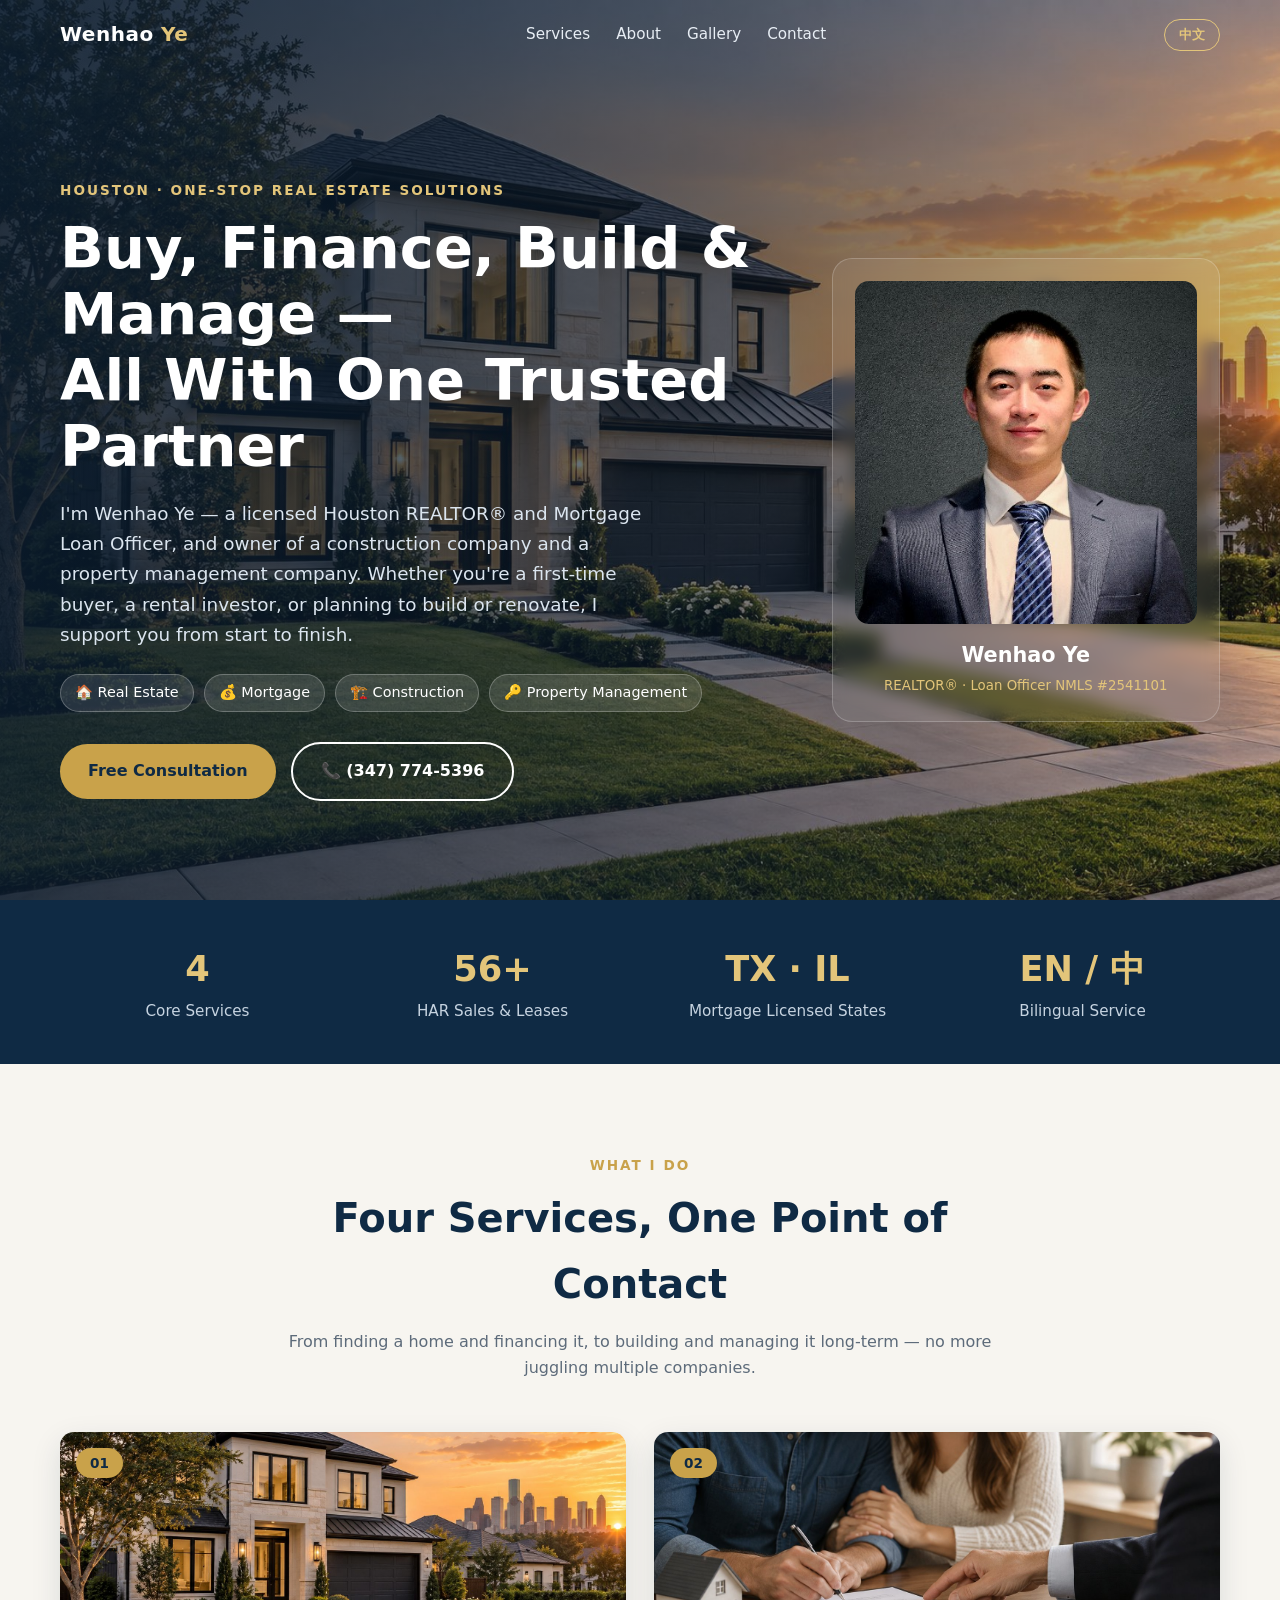
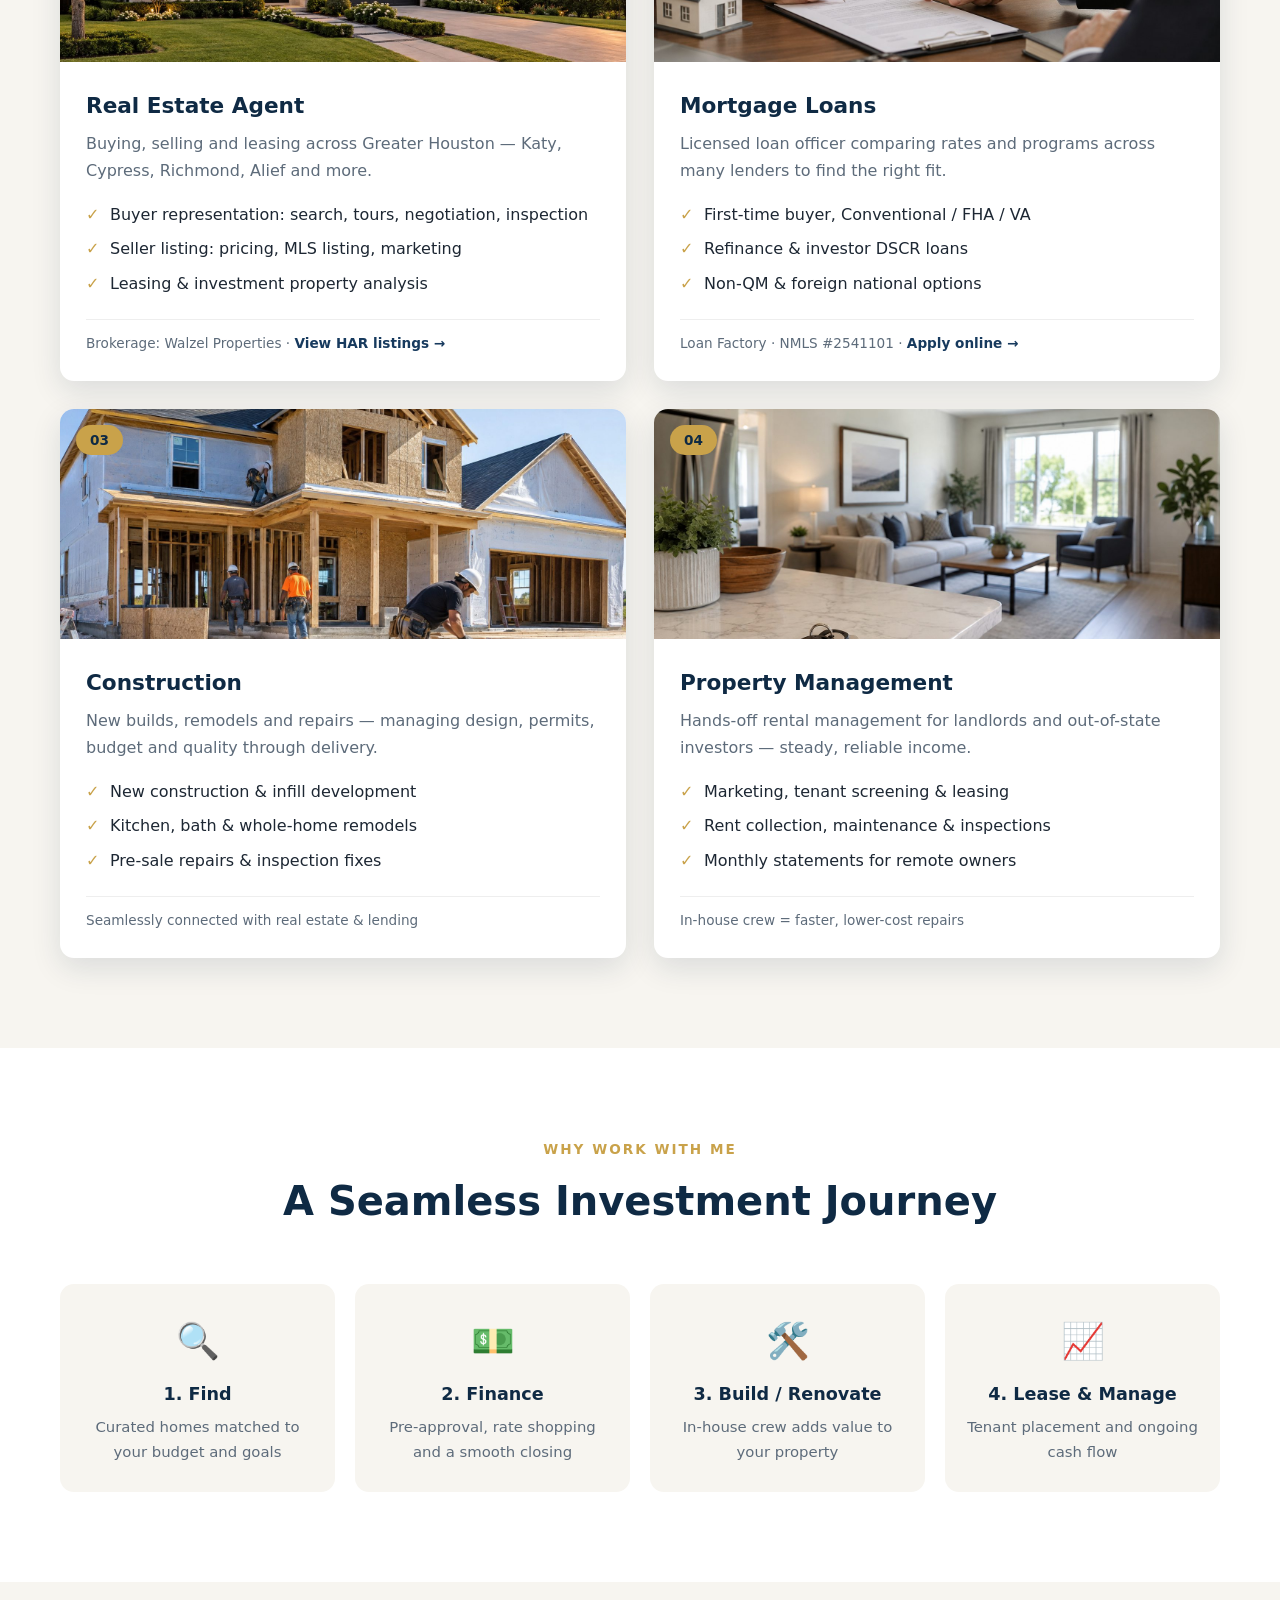
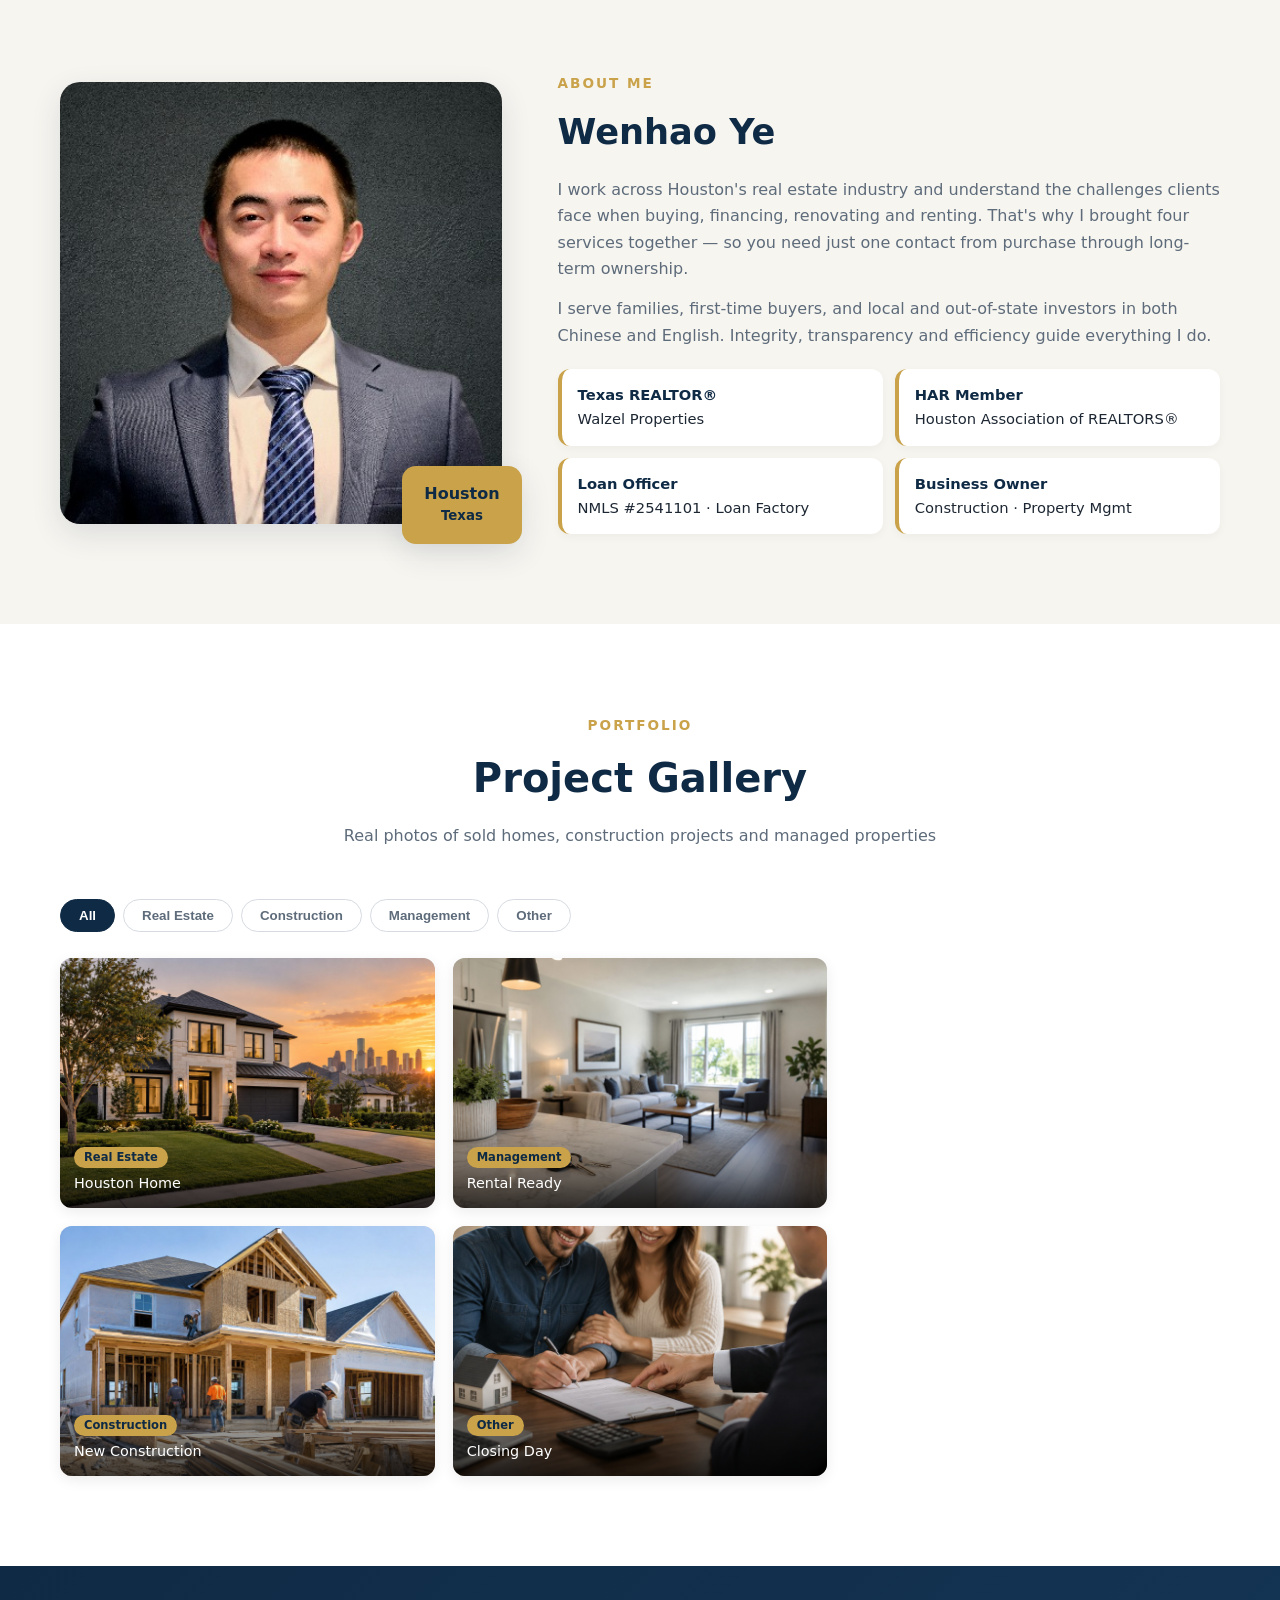
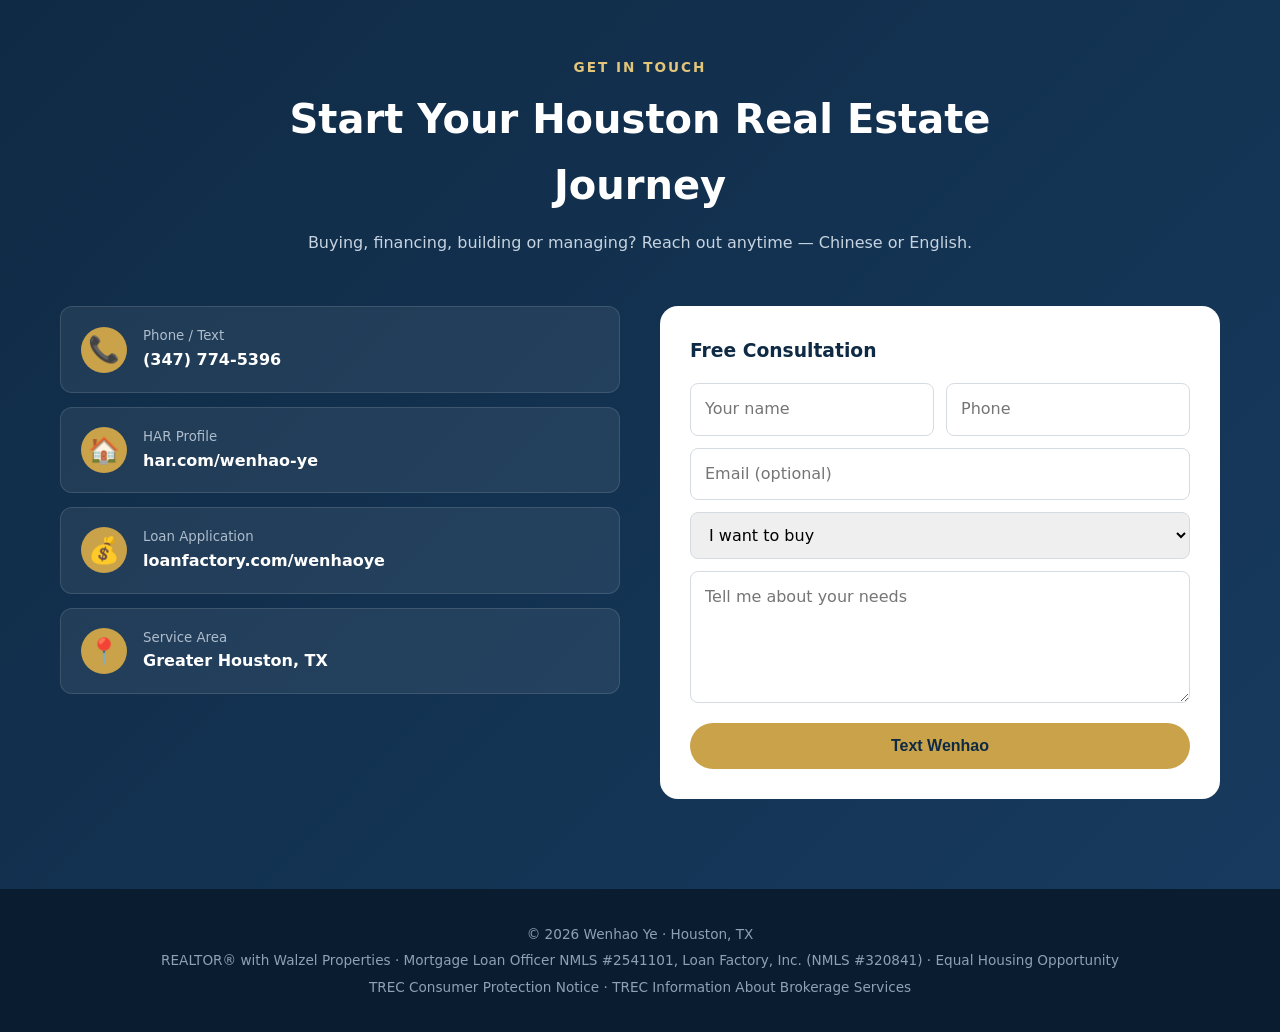
<file: wenhaoye-website/site/index.html>
<!DOCTYPE html>
<html lang="zh-CN">
<head>
<meta charset="UTF-8">
<meta name="viewport" content="width=device-width, initial-scale=1.0">
<title>Wenhao Ye | Houston Real Estate · Mortgage · Construction · Property Management</title>
<meta name="description" content="Wenhao Ye — Houston REALTOR®, Mortgage Loan Officer (NMLS #2541101), construction and property management. 休斯敦地产经纪 · 贷款 · 建筑 · 房屋管理一站式服务。">
<link rel="stylesheet" href="styles.css">
<script src="https://sites.super.myninja.ai/_assets/ninja-daytona-script.js"></script>
</head>
<body>

<!-- NAV -->
<nav class="nav" id="nav">
  <div class="container">
    <a href="#home" class="brand">Wenhao <span>Ye</span></a>
    <div class="nav-links" id="navLinks">
      <a data-k="nav.k01" href="#services" data-zh="业务" data-en="Services">业务</a>
      <a data-k="nav.k02" href="#about" data-zh="关于我" data-en="About">关于我</a>
      <a data-k="nav.k03" href="#gallery" data-zh="作品相册" data-en="Gallery">作品相册</a>
      <a data-k="nav.k04" href="#contact" data-zh="联系" data-en="Contact">联系</a>
    </div>
    <div class="nav-right">
      <button class="lang-btn" id="langBtn" title="切换语言 / Switch language">EN</button>
      <button class="menu-btn" id="menuBtn" aria-label="menu">☰</button>
    </div>
  </div>
</nav>

<!-- HERO -->
<header class="hero" id="home">
  <div class="container hero-inner">
    <div>
      <div data-k="hero.k01" class="eyebrow" data-zh="休斯敦 · 一站式房产服务" data-en="Houston · One-Stop Real Estate Solutions">休斯敦 · 一站式房产服务</div>
      <h1 data-k="hero.k02" data-zh="买房、贷款、建房、管房<br>一个人帮您全部搞定" data-en="Buy, Finance, Build & Manage —<br>All With One Trusted Partner">买房、贷款、建房、管房<br>一个人帮您全部搞定</h1>
      <p data-k="hero.k03" class="lead" data-zh="我是 Wenhao Ye，休斯敦持牌地产经纪人与贷款专员，同时经营建筑公司和房屋管理公司。无论您是首次购房、投资出租房，还是想要新建或翻新房屋，我都能为您提供从头到尾的专业服务。" data-en="I'm Wenhao Ye — a licensed Houston REALTOR® and Mortgage Loan Officer, and owner of a construction company and a property management company. Whether you're a first-time buyer, a rental investor, or planning to build or renovate, I support you from start to finish.">我是 Wenhao Ye，休斯敦持牌地产经纪人与贷款专员，同时经营建筑公司和房屋管理公司。无论您是首次购房、投资出租房，还是想要新建或翻新房屋，我都能为您提供从头到尾的专业服务。</p>
      <div class="tags">
        <span data-k="hero.k04" data-zh="🏠 地产经纪" data-en="🏠 Real Estate">🏠 地产经纪</span>
        <span data-k="hero.k05" data-zh="💰 房屋贷款" data-en="💰 Mortgage">💰 房屋贷款</span>
        <span data-k="hero.k06" data-zh="🏗️ 建筑施工" data-en="🏗️ Construction">🏗️ 建筑施工</span>
        <span data-k="hero.k07" data-zh="🔑 房屋管理" data-en="🔑 Property Management">🔑 房屋管理</span>
      </div>
      <a data-k="hero.k08" href="#contact" class="btn btn-gold" data-zh="免费咨询" data-en="Free Consultation">免费咨询</a>
      <a href="tel:+13477745396" class="btn btn-outline js-tel">📞 <span class="js-phone">(347) 774-5396</span></a>
    </div>
    <div class="hero-card">
      <img data-img="profile" src="images/wenhao.jpg" alt="Wenhao Ye" id="heroPhoto">
      <h3>Wenhao Ye</h3>
      <small data-k="hero.k09" data-zh="REALTOR® · 贷款专员 NMLS #2541101" data-en="REALTOR® · Loan Officer NMLS #2541101">REALTOR® · 贷款专员 NMLS #2541101</small>
    </div>
  </div>
</header>

<!-- STATS -->
<div class="stats">
  <div class="container">
    <div><b>4</b><span data-k="stats.k01" data-zh="项核心业务" data-en="Core Services">项核心业务</span></div>
    <div><b>56+</b><span data-k="stats.k02" data-zh="HAR 买卖/租赁成交" data-en="HAR Sales & Leases">HAR 买卖/租赁成交</span></div>
    <div><b>TX · IL</b><span data-k="stats.k03" data-zh="贷款执照州" data-en="Mortgage Licensed States">贷款执照州</span></div>
    <div><b data-k="stats.k04" data-zh="中 / 英" data-en="EN / 中">中 / 英</b><span data-k="stats.k05" data-zh="中英双语服务" data-en="Bilingual Service">中英双语服务</span></div>
  </div>
</div>

<!-- SERVICES -->
<section id="services">
  <div class="container">
    <div class="section-head">
      <div data-k="services.k01" class="eyebrow dark" data-zh="我的业务" data-en="What I Do">我的业务</div>
      <h2 data-k="services.k02" data-zh="四大业务，一站式服务" data-en="Four Services, One Point of Contact">四大业务，一站式服务</h2>
      <p data-k="services.k03" data-zh="从找房、融资，到建造与长期管理，省去您在多家公司之间来回沟通的麻烦。" data-en="From finding a home and financing it, to building and managing it long-term — no more juggling multiple companies.">从找房、融资，到建造与长期管理，省去您在多家公司之间来回沟通的麻烦。</p>
    </div>

    <div class="services">
      <!-- Real Estate -->
      <div class="card">
        <div class="card-img"><img data-img="svc_realestate" src="images/hero.jpg" alt="Real Estate"><span class="card-num">01</span></div>
        <div class="card-body">
          <h3 data-k="services.k04" data-zh="地产经纪" data-en="Real Estate Agent">地产经纪</h3>
          <p data-k="services.k05" data-zh="大休斯敦地区买房、卖房、租房全程代理，熟悉 Katy、Cypress、Richmond、Alief 等社区。" data-en="Buying, selling and leasing across Greater Houston — Katy, Cypress, Richmond, Alief and more.">大休斯敦地区买房、卖房、租房全程代理，熟悉 Katy、Cypress、Richmond、Alief 等社区。</p>
          <ul>
            <li data-k="services.k06" data-zh="买方代理：找房、看房、谈判、验房" data-en="Buyer representation: search, tours, negotiation, inspection">买方代理：找房、看房、谈判、验房</li>
            <li data-k="services.k07" data-zh="卖方代理：定价、挂牌、营销推广" data-en="Seller listing: pricing, MLS listing, marketing">卖方代理：定价、挂牌、营销推广</li>
            <li data-k="services.k08" data-zh="租赁与投资房分析" data-en="Leasing & investment property analysis">租赁与投资房分析</li>
          </ul>
          <div class="meta"><span data-k="services.k09" data-zh="经纪公司：" data-en="Brokerage: ">经纪公司：</span>Walzel Properties · <a data-k="services.k10" href="https://www.har.com/wenhao-ye/agent_owenye" target="_blank" class="js-har" data-zh="查看 HAR 房源 →" data-en="View HAR listings →">查看 HAR 房源 →</a></div>
        </div>
      </div>
      <!-- Mortgage -->
      <div class="card">
        <div class="card-img"><img data-img="svc_mortgage" src="images/mortgage.jpg" alt="Mortgage"><span class="card-num">02</span></div>
        <div class="card-body">
          <h3 data-k="services.k11" data-zh="房屋贷款" data-en="Mortgage Loans">房屋贷款</h3>
          <p data-k="services.k12" data-zh="持牌贷款专员，可比较多家贷款机构的利率与产品，为您找到合适方案。" data-en="Licensed loan officer comparing rates and programs across many lenders to find the right fit.">持牌贷款专员，可比较多家贷款机构的利率与产品，为您找到合适方案。</p>
          <ul>
            <li data-k="services.k13" data-zh="首次购房、Conventional / FHA / VA" data-en="First-time buyer, Conventional / FHA / VA">首次购房、Conventional / FHA / VA</li>
            <li data-k="services.k14" data-zh="再融资、投资房 DSCR 贷款" data-en="Refinance & investor DSCR loans">再融资、投资房 DSCR 贷款</li>
            <li data-k="services.k15" data-zh="非传统收入 / 外国人贷款咨询" data-en="Non-QM & foreign national options">非传统收入 / 外国人贷款咨询</li>
          </ul>
          <div class="meta">Loan Factory · NMLS #2541101 · <a data-k="services.k16" href="https://www.loanfactory.com/wenhaoye/apply" target="_blank" class="js-apply" data-zh="在线申请 →" data-en="Apply online →">在线申请 →</a></div>
        </div>
      </div>
      <!-- Construction -->
      <div class="card">
        <div class="card-img"><img data-img="svc_construction" src="images/construction.jpg" alt="Construction"><span class="card-num">03</span></div>
        <div class="card-body">
          <h3 data-k="services.k17" data-zh="建筑公司" data-en="Construction">建筑公司</h3>
          <p data-k="services.k18" data-zh="新建住宅、翻新改造、维修工程，从设计、报批到施工交付全程把控质量与预算。" data-en="New builds, remodels and repairs — managing design, permits, budget and quality through delivery.">新建住宅、翻新改造、维修工程，从设计、报批到施工交付全程把控质量与预算。</p>
          <ul>
            <li data-k="services.k19" data-zh="新房建造 / 自建房 / 投资开发" data-en="New construction & infill development">新房建造 / 自建房 / 投资开发</li>
            <li data-k="services.k20" data-zh="厨房、浴室、全屋翻新" data-en="Kitchen, bath & whole-home remodels">厨房、浴室、全屋翻新</li>
            <li data-k="services.k21" data-zh="买房前维修报价与验房问题修复" data-en="Pre-sale repairs & inspection fixes">买房前维修报价与验房问题修复</li>
          </ul>
          <div data-k="services.k22" class="meta" data-zh="与地产及贷款业务无缝衔接" data-en="Seamlessly connected with real estate & lending">与地产及贷款业务无缝衔接</div>
        </div>
      </div>
      <!-- Property management -->
      <div class="card">
        <div class="card-img"><img data-img="svc_management" src="images/management.jpg" alt="Property Management"><span class="card-num">04</span></div>
        <div class="card-body">
          <h3 data-k="services.k23" data-zh="房屋管理" data-en="Property Management">房屋管理</h3>
          <p data-k="services.k24" data-zh="为房东和外地投资者提供省心的出租房管理，让您的房产稳定产生收益。" data-en="Hands-off rental management for landlords and out-of-state investors — steady, reliable income.">为房东和外地投资者提供省心的出租房管理，让您的房产稳定产生收益。</p>
          <ul>
            <li data-k="services.k25" data-zh="招租、租客筛选、签约" data-en="Marketing, tenant screening & leasing">招租、租客筛选、签约</li>
            <li data-k="services.k26" data-zh="收租、维修、定期巡查" data-en="Rent collection, maintenance & inspections">收租、维修、定期巡查</li>
            <li data-k="services.k27" data-zh="月度报表，远程投资者也放心" data-en="Monthly statements for remote owners">月度报表，远程投资者也放心</li>
          </ul>
          <div data-k="services.k28" class="meta" data-zh="自有施工团队，维修更快更省" data-en="In-house crew = faster, lower-cost repairs">自有施工团队，维修更快更省</div>
        </div>
      </div>
    </div>
  </div>
</section>

<!-- ONE STOP -->
<section class="onestop">
  <div class="container">
    <div class="section-head">
      <div data-k="flow.k01" class="eyebrow dark" data-zh="为什么选择我" data-en="Why Work With Me">为什么选择我</div>
      <h2 data-k="flow.k02" data-zh="一条龙投资流程" data-en="A Seamless Investment Journey">一条龙投资流程</h2>
    </div>
    <div class="flow">
      <div class="step"><div class="ico">🔍</div><h4 data-k="flow.k03" data-zh="1. 找房选房" data-en="1. Find">1. 找房选房</h4><p data-k="flow.k04" data-zh="根据预算与目标，精选自住或投资房源" data-en="Curated homes matched to your budget and goals">根据预算与目标，精选自住或投资房源</p></div>
      <div class="step"><div class="ico">💵</div><h4 data-k="flow.k05" data-zh="2. 贷款融资" data-en="2. Finance">2. 贷款融资</h4><p data-k="flow.k06" data-zh="同步预批贷款，比较利率，快速成交" data-en="Pre-approval, rate shopping and a smooth closing">同步预批贷款，比较利率，快速成交</p></div>
      <div class="step"><div class="ico">🛠️</div><h4 data-k="flow.k07" data-zh="3. 翻新建造" data-en="3. Build / Renovate">3. 翻新建造</h4><p data-k="flow.k08" data-zh="自有施工团队，提升房屋价值" data-en="In-house crew adds value to your property">自有施工团队，提升房屋价值</p></div>
      <div class="step"><div class="ico">📈</div><h4 data-k="flow.k09" data-zh="4. 出租管理" data-en="4. Lease & Manage">4. 出租管理</h4><p data-k="flow.k10" data-zh="招租托管，持续稳定现金流" data-en="Tenant placement and ongoing cash flow">招租托管，持续稳定现金流</p></div>
    </div>
  </div>
</section>

<!-- ABOUT -->
<section id="about" class="about">
  <div class="container about-grid">
    <div class="about-img">
      <img data-img="profile" src="images/wenhao.jpg" alt="Wenhao Ye" id="aboutPhoto">
      <div data-k="about.k01" class="badge" data-zh="休斯敦<br><small>德克萨斯州</small>" data-en="Houston<br><small>Texas</small>">休斯敦<br><small>德克萨斯州</small></div>
    </div>
    <div>
      <div data-k="about.k02" class="eyebrow dark" data-zh="关于我" data-en="About Me">关于我</div>
      <h2>Wenhao Ye</h2>
      <p data-k="about.k03" data-zh="我在休斯敦从事房地产相关行业，深知客户在买房、贷款、装修和出租过程中遇到的各种难题。因此我把四项业务整合在一起，让客户只需要一个联系人，就能完成从购房到长期持有的全部环节。" data-en="I work across Houston's real estate industry and understand the challenges clients face when buying, financing, renovating and renting. That's why I brought four services together — so you need just one contact from purchase through long-term ownership.">我在休斯敦从事房地产相关行业，深知客户在买房、贷款、装修和出租过程中遇到的各种难题。因此我把四项业务整合在一起，让客户只需要一个联系人，就能完成从购房到长期持有的全部环节。</p>
      <p data-k="about.k04" data-zh="我服务华人家庭、首次购房者以及本地和外地投资者，提供中英文双语沟通，诚信、透明、高效是我的工作原则。" data-en="I serve families, first-time buyers, and local and out-of-state investors in both Chinese and English. Integrity, transparency and efficiency guide everything I do.">我服务华人家庭、首次购房者以及本地和外地投资者，提供中英文双语沟通，诚信、透明、高效是我的工作原则。</p>
      <div class="creds">
        <div><b>Texas REALTOR®</b>Walzel Properties</div>
        <div><b data-k="about.k05" data-zh="HAR 会员" data-en="HAR Member">HAR 会员</b>Houston Association of REALTORS®</div>
        <div><b data-k="about.k06" data-zh="贷款专员" data-en="Loan Officer">贷款专员</b>NMLS #2541101 · Loan Factory</div>
        <div><b data-k="about.k07" data-zh="企业主" data-en="Business Owner">企业主</b><span data-k="about.k08" data-zh="建筑公司 · 房屋管理公司" data-en="Construction · Property Mgmt">建筑公司 · 房屋管理公司</span></div>
      </div>
    </div>
  </div>
</section>

<!-- GALLERY -->
<section id="gallery" style="background:#fff">
  <div class="container">
    <div class="section-head">
      <div data-k="gallery.k01" class="eyebrow dark" data-zh="作品与房源" data-en="Portfolio">作品与房源</div>
      <h2 data-k="gallery.k02" data-zh="作品相册" data-en="Project Gallery">作品相册</h2>
      <p data-k="gallery.k03" data-zh="成交房源、施工项目、管理物业的真实照片" data-en="Real photos of sold homes, construction projects and managed properties">成交房源、施工项目、管理物业的真实照片</p>
    </div>

    <div class="gallery-bar">
      <div class="filters" id="filters">
        <button data-k="gallery.k04" class="active" data-f="all" data-zh="全部" data-en="All">全部</button>
        <button data-k="gallery.k05" data-f="realestate" data-zh="地产" data-en="Real Estate">地产</button>
        <button data-k="gallery.k06" data-f="construction" data-zh="建筑" data-en="Construction">建筑</button>
        <button data-k="gallery.k07" data-f="management" data-zh="房屋管理" data-en="Management">房屋管理</button>
        <button data-k="gallery.k08" data-f="other" data-zh="其他" data-en="Other">其他</button>
      </div>
    </div>

    <div class="grid" id="grid"></div>
  </div>
</section>

<!-- CONTACT -->
<section id="contact" class="contact">
  <div class="container">
    <div class="section-head">
      <div data-k="contact.k01" class="eyebrow" data-zh="联系我" data-en="Get In Touch">联系我</div>
      <h2 data-k="contact.k02" data-zh="开始您的休斯敦房产之旅" data-en="Start Your Houston Real Estate Journey">开始您的休斯敦房产之旅</h2>
      <p data-k="contact.k03" data-zh="买房、贷款、建房还是托管？欢迎随时联系，中英文均可。" data-en="Buying, financing, building or managing? Reach out anytime — Chinese or English.">买房、贷款、建房还是托管？欢迎随时联系，中英文均可。</p>
    </div>
    <div class="contact-grid">
      <div class="c-info">
        <a href="tel:+13477745396" class="js-tel"><div class="ico">📞</div><div><small data-k="contact.k04" data-zh="电话 / 短信" data-en="Phone / Text">电话 / 短信</small><b class="js-phone">(347) 774-5396</b></div></a>
        <a href="#" class="js-email" style="display:none"><div class="ico">✉️</div><div><small data-k="contact.k05" data-zh="邮箱" data-en="Email">邮箱</small><b class="js-email-t"></b></div></a>
        <div class="item js-wechat" style="display:none"><div class="ico">💬</div><div><small data-k="contact.k06" data-zh="微信" data-en="WeChat">微信</small><b class="js-wechat-t"></b></div></div>
        <a href="https://www.har.com/wenhao-ye/agent_owenye" target="_blank" class="js-har"><div class="ico">🏠</div><div><small data-k="contact.k07" data-zh="HAR 房源主页" data-en="HAR Profile">HAR 房源主页</small><b>har.com/wenhao-ye</b></div></a>
        <a href="https://www.loanfactory.com/wenhaoye" target="_blank" class="js-loan"><div class="ico">💰</div><div><small data-k="contact.k08" data-zh="贷款申请" data-en="Loan Application">贷款申请</small><b>loanfactory.com/wenhaoye</b></div></a>
        <div class="item"><div class="ico">📍</div><div><small data-k="contact.k09" data-zh="服务区域" data-en="Service Area">服务区域</small><b data-k="contact.k10" data-zh="大休斯敦地区 Greater Houston, TX" data-en="Greater Houston, TX">大休斯敦地区 Greater Houston, TX</b></div></div>
      </div>
      <form class="form" id="contactForm">
        <h3 data-k="contact.k11" data-zh="免费咨询" data-en="Free Consultation">免费咨询</h3>
        <div class="row2">
          <input data-pk="contact.k12" required id="fName" data-ph-zh="您的姓名" data-ph-en="Your name" placeholder="您的姓名">
          <input data-pk="contact.k13" required id="fPhone" data-ph-zh="电话" data-ph-en="Phone" placeholder="电话">
        </div>
        <input data-pk="contact.k14" type="email" id="fEmail" data-ph-zh="邮箱（可选）" data-ph-en="Email (optional)" placeholder="邮箱（可选）">
        <select id="fNeed">
          <option data-k="contact.k15" data-zh="我想买房" data-en="I want to buy">我想买房</option>
          <option data-k="contact.k16" data-zh="我想卖房" data-en="I want to sell">我想卖房</option>
          <option data-k="contact.k17" data-zh="贷款 / 再融资" data-en="Mortgage / Refinance">贷款 / 再融资</option>
          <option data-k="contact.k18" data-zh="建房 / 翻新" data-en="Build / Renovate">建房 / 翻新</option>
          <option data-k="contact.k19" data-zh="房屋托管" data-en="Property Management">房屋托管</option>
        </select>
        <textarea data-pk="contact.k20" rows="4" id="fMsg" data-ph-zh="请简单描述您的需求" data-ph-en="Tell me about your needs" placeholder="请简单描述您的需求"></textarea>
        <button data-k="contact.k21" class="btn btn-gold" type="submit" data-zh="发送短信给 Wenhao" data-en="Text Wenhao">发送短信给 Wenhao</button>
      </form>
    </div>
  </div>
</section>

<footer>
  <div class="container">
    <p>© <span id="yr"></span> Wenhao Ye · <span data-k="footer.k01" data-zh="德州休斯敦" data-en="Houston, TX">德州休斯敦</span></p>
    <p data-k="footer.k02" data-zh="Walzel Properties 持牌地产经纪人 · 贷款专员 NMLS #2541101，Loan Factory, Inc.（NMLS #320841）· 平等住房机会" data-en="REALTOR® with Walzel Properties · Mortgage Loan Officer NMLS #2541101, Loan Factory, Inc. (NMLS #320841) · Equal Housing Opportunity">Walzel Properties 持牌地产经纪人 · 贷款专员 NMLS #2541101，Loan Factory, Inc.（NMLS #320841）· 平等住房机会</p>
    <p><a data-k="footer.k03" href="https://content.harstatic.com/pdf/TREC_CPN.pdf" target="_blank" data-zh="TREC 消费者保护通知" data-en="TREC Consumer Protection Notice">TREC 消费者保护通知</a> · <a data-k="footer.k04" href="https://www.har.com/mhf/terms/dispBrokerInfo?sitetype=aws&cid=799706" target="_blank" data-zh="TREC 经纪服务信息" data-en="TREC Information About Brokerage Services">TREC 经纪服务信息</a></p>
  </div>
</footer>

<div class="lightbox" id="lightbox"><button class="x" id="lbClose">×</button><img id="lbImg" alt=""><p id="lbCap"></p></div>

<script src="script.js"></script>
</body>
</html>
</file>
<file: wenhaoye-website/site/styles.css>
:root{
  --navy:#0f2a44; --navy2:#173a5e; --gold:#c9a24a; --gold2:#e3c57a;
  --bg:#f7f5f0; --text:#1d2733; --muted:#5d6b7a; --white:#fff;
  --radius:14px; --shadow:0 10px 30px rgba(15,42,68,.12);
}
*{box-sizing:border-box;margin:0;padding:0}
html{scroll-behavior:smooth}
body{font-family:"Inter","PingFang SC","Microsoft YaHei","Noto Sans SC",system-ui,sans-serif;color:var(--text);background:var(--bg);line-height:1.65}
img{max-width:100%;display:block}
a{color:inherit;text-decoration:none}
.container{width:min(1160px,92%);margin:0 auto}

/* Nav */
.nav{position:fixed;top:0;left:0;right:0;z-index:50;transition:.3s;padding:18px 0}
.nav.scrolled{background:rgba(15,42,68,.96);padding:10px 0;box-shadow:0 4px 20px rgba(0,0,0,.2)}
.nav .container{display:flex;align-items:center;justify-content:space-between;gap:20px}
.brand{color:#fff;font-weight:800;font-size:1.25rem;letter-spacing:.5px}
.brand span{color:var(--gold2)}
.nav-links{display:flex;gap:26px;align-items:center}
.nav-links a{color:#e8eef5;font-size:.95rem;font-weight:500}
.nav-links a:hover{color:var(--gold2)}
.lang-btn{border:1px solid var(--gold2);color:var(--gold2);background:transparent;border-radius:30px;padding:6px 14px;cursor:pointer;font-weight:600}
.nav-right{display:flex;align-items:center;gap:14px}
.menu-btn{display:none;background:none;border:0;color:#fff;font-size:1.6rem;cursor:pointer}

/* Hero */
.hero{min-height:100vh;display:flex;align-items:center;color:#fff;position:relative;
  background:linear-gradient(100deg,rgba(10,28,46,.9) 0%,rgba(10,28,46,.6) 50%,rgba(10,28,46,.15) 100%),url(images/hero.jpg) center/cover no-repeat}
.hero-inner{display:grid;grid-template-columns:1.3fr .7fr;gap:50px;align-items:center;padding-top:80px}
.eyebrow{color:var(--gold2);font-weight:700;letter-spacing:2px;text-transform:uppercase;font-size:.85rem}
.hero h1{font-size:clamp(2.2rem,5vw,3.6rem);line-height:1.15;margin:14px 0 18px}
.hero p.lead{font-size:1.15rem;color:#dbe5ef;max-width:600px}
.tags{display:flex;flex-wrap:wrap;gap:10px;margin:24px 0 30px}
.tags span{background:rgba(255,255,255,.12);border:1px solid rgba(255,255,255,.25);padding:6px 14px;border-radius:30px;font-size:.9rem}
.btn{display:inline-block;padding:14px 28px;border-radius:40px;font-weight:700;transition:.25s;cursor:pointer;border:0;font-size:1rem}
.btn-gold{background:var(--gold);color:var(--navy)}
.btn-gold:hover{background:var(--gold2);transform:translateY(-2px)}
.btn-outline{border:2px solid #fff;color:#fff;margin-left:10px}
.btn-outline:hover{background:#fff;color:var(--navy)}
.hero-card{background:rgba(255,255,255,.08);backdrop-filter:blur(8px);border:1px solid rgba(255,255,255,.2);border-radius:20px;padding:22px;text-align:center}
.hero-card img{border-radius:14px;width:100%;aspect-ratio:1;object-fit:cover}
.hero-card h3{margin-top:14px;font-size:1.3rem}
.hero-card small{color:var(--gold2)}

/* Sections */
section{padding:90px 0}
.section-head{text-align:center;max-width:720px;margin:0 auto 50px}
.section-head h2{font-size:clamp(1.8rem,3.5vw,2.5rem);color:var(--navy);margin:8px 0 12px}
.section-head p{color:var(--muted)}
.eyebrow.dark{color:var(--gold)}

/* Stats */
.stats{background:var(--navy);color:#fff;padding:40px 0}
.stats .container{display:grid;grid-template-columns:repeat(4,1fr);gap:20px;text-align:center}
.stats b{display:block;font-size:2.2rem;color:var(--gold2)}
.stats span{color:#c6d3e0;font-size:.95rem}

/* Services */
.services{display:grid;grid-template-columns:repeat(2,1fr);gap:28px}
.card{background:#fff;border-radius:var(--radius);overflow:hidden;box-shadow:var(--shadow);transition:.3s;display:flex;flex-direction:column}
.card:hover{transform:translateY(-6px)}
.card-img{position:relative;height:230px;overflow:hidden}
.card-img img{width:100%;height:100%;object-fit:cover;transition:.5s}
.card:hover .card-img img{transform:scale(1.05)}
.card-num{position:absolute;top:16px;left:16px;background:var(--gold);color:var(--navy);font-weight:800;border-radius:30px;padding:4px 14px;font-size:.85rem}
.card-body{padding:26px;flex:1;display:flex;flex-direction:column}
.card-body h3{color:var(--navy);font-size:1.35rem;margin-bottom:8px}
.card-body p{color:var(--muted);margin-bottom:14px}
.card-body ul{list-style:none;margin-bottom:18px}
.card-body li{padding:4px 0 4px 24px;position:relative}
.card-body li:before{content:"✓";position:absolute;left:0;color:var(--gold);font-weight:800}
.card-body .meta{margin-top:auto;font-size:.85rem;color:var(--muted);border-top:1px solid #eee;padding-top:12px}
.card-body .meta a{color:var(--navy2);font-weight:700}

/* One-stop */
.onestop{background:#fff}
.flow{display:grid;grid-template-columns:repeat(4,1fr);gap:20px;counter-reset:s}
.step{padding:28px 22px;border-radius:var(--radius);background:var(--bg);position:relative;text-align:center}
.step .ico{font-size:2.2rem}
.step h4{color:var(--navy);margin:10px 0 6px;font-size:1.1rem}
.step p{color:var(--muted);font-size:.93rem}

/* About */
.about-grid{display:grid;grid-template-columns:.8fr 1.2fr;gap:56px;align-items:center}
.about-img{position:relative}
.about-img img{border-radius:20px;box-shadow:var(--shadow);width:100%;aspect-ratio:1;object-fit:cover}
.about-img .badge{position:absolute;bottom:-20px;right:-20px;background:var(--gold);color:var(--navy);padding:18px 22px;border-radius:14px;font-weight:800;box-shadow:var(--shadow);text-align:center;line-height:1.3}
.about h2{color:var(--navy);font-size:2.2rem;margin:8px 0 16px}
.about p{color:var(--muted);margin-bottom:14px}
.creds{display:grid;grid-template-columns:1fr 1fr;gap:12px;margin-top:20px}
.creds div{background:#fff;padding:14px 16px;border-radius:12px;border-left:4px solid var(--gold);font-size:.92rem;box-shadow:0 3px 10px rgba(0,0,0,.04)}
.creds b{display:block;color:var(--navy)}

/* Gallery */
.gallery-bar{display:flex;flex-wrap:wrap;justify-content:space-between;gap:14px;align-items:center;margin-bottom:26px}
.filters{display:flex;flex-wrap:wrap;gap:8px}
.filters button{border:1px solid #d6dbe1;background:#fff;padding:8px 18px;border-radius:30px;cursor:pointer;font-weight:600;color:var(--muted)}
.filters button.active{background:var(--navy);color:#fff;border-color:var(--navy)}
.grid{columns:3 280px;column-gap:18px}
.g-item{break-inside:avoid;margin-bottom:18px;border-radius:12px;overflow:hidden;position:relative;cursor:zoom-in;background:#ddd;box-shadow:0 4px 14px rgba(0,0,0,.08)}
.g-item img{width:100%;transition:.4s}
.g-item:hover img{transform:scale(1.04)}
.g-cap{position:absolute;left:0;right:0;bottom:0;padding:30px 14px 12px;background:linear-gradient(transparent,rgba(0,0,0,.75));color:#fff;font-size:.9rem}
.g-cap small{display:inline-block;background:var(--gold);color:var(--navy);border-radius:20px;padding:1px 10px;font-weight:700;font-size:.72rem;margin-bottom:4px}
.empty{text-align:center;color:var(--muted);padding:40px}

/* Lightbox */
.lightbox{position:fixed;inset:0;background:rgba(0,0,0,.92);display:none;align-items:center;justify-content:center;z-index:100;padding:30px;flex-direction:column}
.lightbox.open{display:flex}
.lightbox img{max-height:82vh;border-radius:8px}
.lightbox p{color:#fff;margin-top:12px}
.lightbox .x{position:absolute;top:18px;right:26px;color:#fff;font-size:2.2rem;background:none;border:0;cursor:pointer}

/* Contact */
.contact{background:linear-gradient(135deg,var(--navy),var(--navy2));color:#fff}
.contact .section-head h2{color:#fff}
.contact .section-head p{color:#c6d3e0}
.contact-grid{display:grid;grid-template-columns:1fr 1fr;gap:40px}
.c-info a,.c-info div.item{display:flex;gap:16px;align-items:center;background:rgba(255,255,255,.07);border:1px solid rgba(255,255,255,.12);padding:18px 20px;border-radius:12px;margin-bottom:14px;transition:.2s}
.c-info a:hover{background:rgba(255,255,255,.14)}
.c-info .ico{font-size:1.6rem;width:46px;height:46px;border-radius:50%;background:var(--gold);color:var(--navy);display:flex;align-items:center;justify-content:center;flex-shrink:0}
.c-info small{color:#aebdcc;display:block}
.form{background:#fff;color:var(--text);border-radius:18px;padding:30px}
.form h3{color:var(--navy);margin-bottom:16px}
.form input,.form select,.form textarea{width:100%;padding:12px 14px;border:1px solid #d6dbe1;border-radius:8px;font:inherit;margin-bottom:12px}
.form .row2{display:grid;grid-template-columns:1fr 1fr;gap:12px}
.form button{width:100%}

footer{background:#0a1d30;color:#8fa1b3;padding:30px 0;font-size:.85rem;text-align:center}
footer p{margin:4px 0}

/* Responsive */
@media(max-width:900px){
  .hero-inner,.about-grid,.contact-grid{grid-template-columns:1fr}
  .hero-card{max-width:320px}
  .services{grid-template-columns:1fr}
  .flow,.stats .container{grid-template-columns:1fr 1fr}
  .nav-links{position:fixed;top:60px;left:0;right:0;background:var(--navy);flex-direction:column;padding:20px;display:none}
  .nav-links.open{display:flex}
  .menu-btn{display:block}
  .about-img .badge{right:10px}
}
@media(max-width:520px){
  .btn-outline{margin:10px 0 0}
  .creds,.form .row2{grid-template-columns:1fr}
}
</file>
